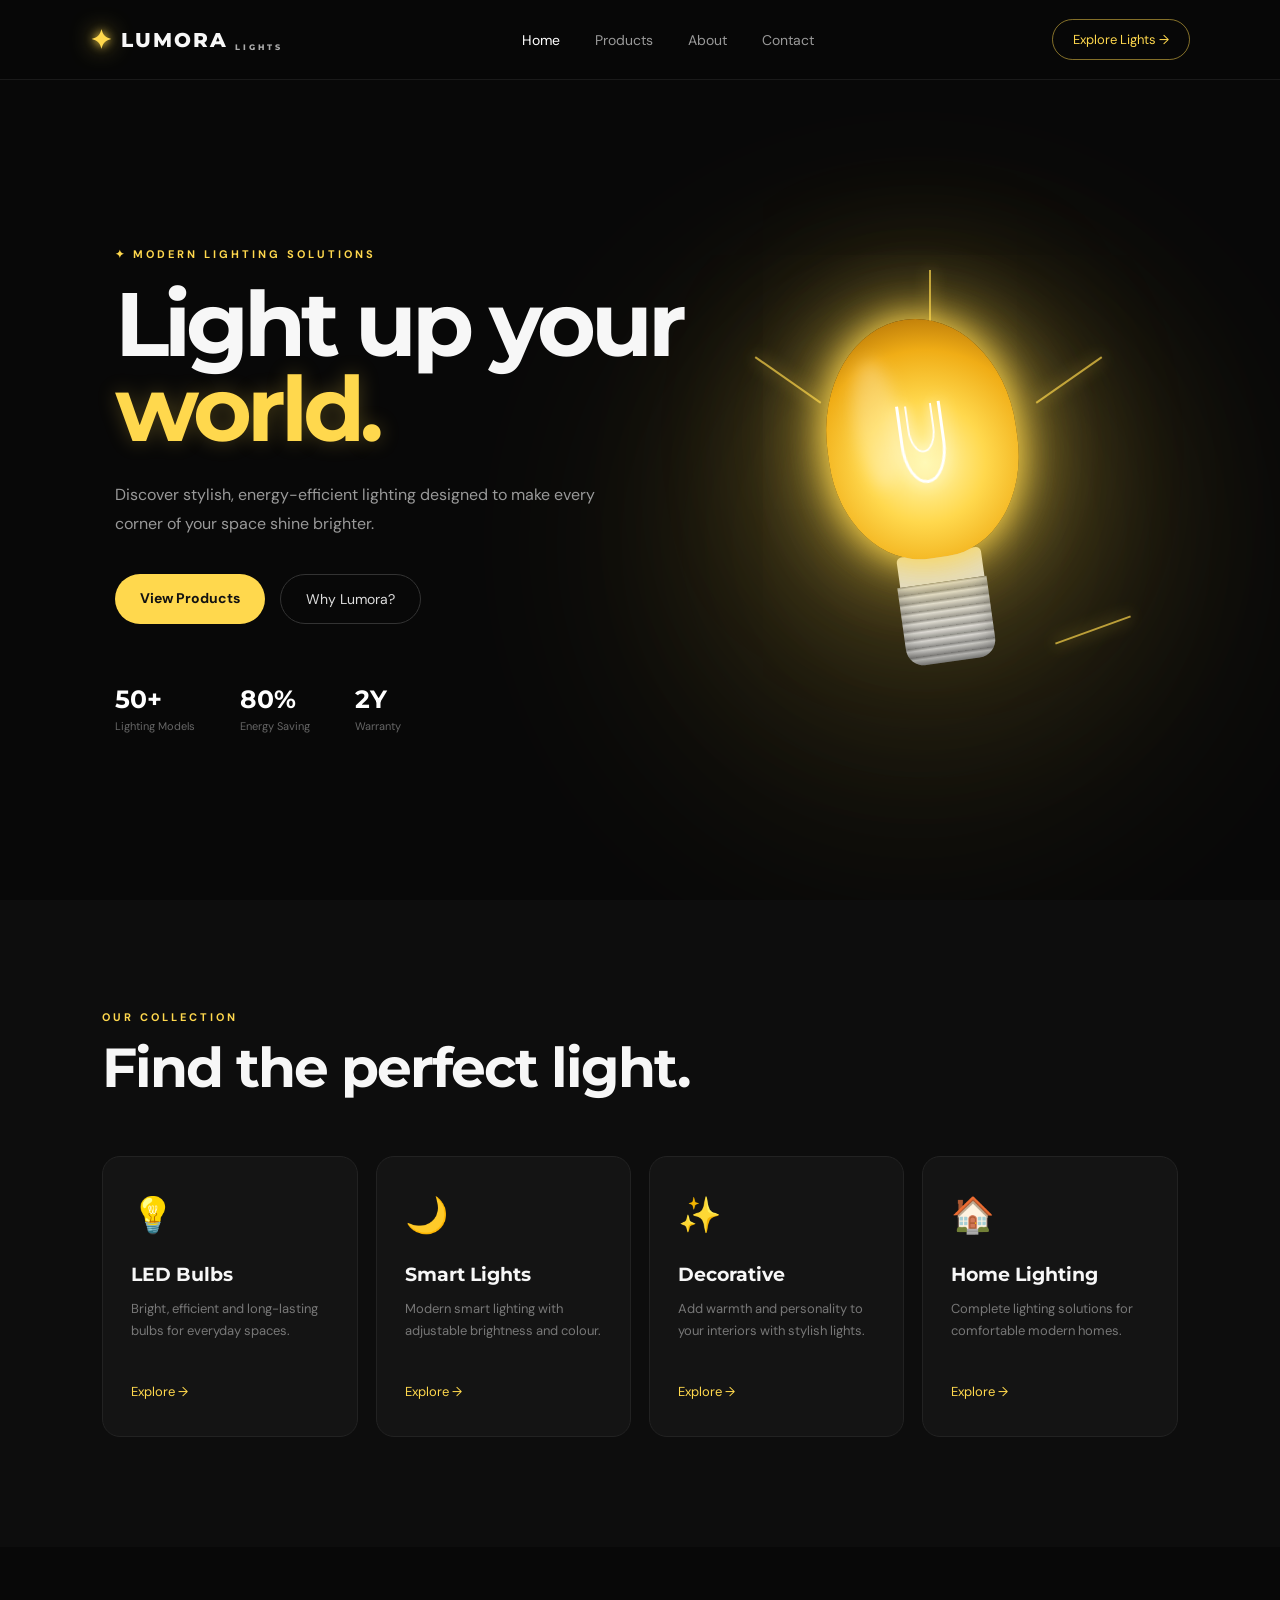
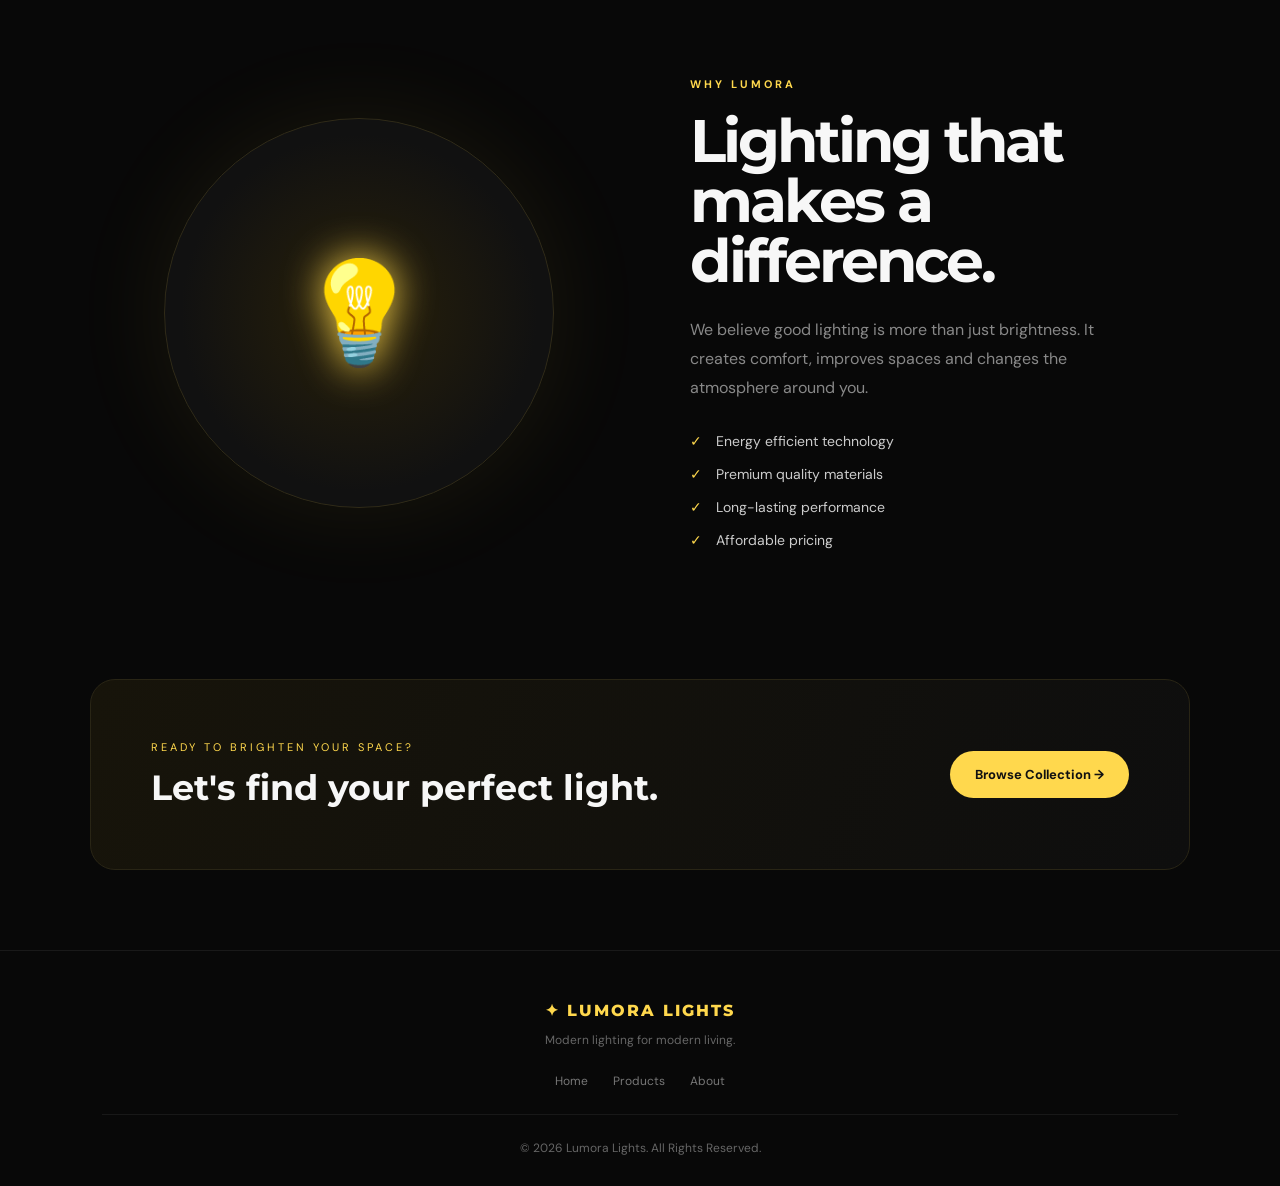
<file: index.html>
<!DOCTYPE html>
<html lang="en">
<head>
    <meta charset="UTF-8">
    <meta name="viewport" content="width=device-width, initial-scale=1.0">
    
    <meta name="google-site-verification"
    content="J6uc8lGas40LCAynG44NO1yd23t30QqTA_XBOQFt6ts" />

    <title>Lumora Lights | Brighten Your World</title>

    <link rel="stylesheet" href="style.css">

    <link rel="preconnect" href="https://fonts.googleapis.com">
    <link rel="preconnect" href="https://fonts.gstatic.com" crossorigin>
    <link href="https://fonts.googleapis.com/css2?family=DM+Sans:wght@400;500;600;700&family=Montserrat:wght@600;700;800&display=swap" rel="stylesheet">
</head>

<body>

<!-- NAVBAR -->

<header class="navbar">

    <div class="logo">
        <span class="logo-light">✦</span>
        LUMORA
        <small>LIGHTS</small>
    </div>

    <nav>
        <a href="index.html" class="active">Home</a>
        <a href="products.html">Products</a>
        <a href="#about">About</a>
        <a href="#contact">Contact</a>
    </nav>

    <a href="products.html" class="nav-btn">
        Explore Lights →
    </a>

</header>


<!-- HERO -->

<section class="hero">

    <div class="hero-content">

        <p class="eyebrow">
            ✦ MODERN LIGHTING SOLUTIONS
        </p>

        <h1>
            Light up your
            <span>world.</span>
        </h1>

        <p class="hero-text">
            Discover stylish, energy-efficient lighting designed
            to make every corner of your space shine brighter.
        </p>

        <div class="hero-buttons">

            <a href="products.html" class="primary-btn">
                View Products
            </a>

            <a href="#about" class="secondary-btn">
                Why Lumora?
            </a>

        </div>

        <div class="hero-stats">

            <div>
                <strong>50+</strong>
                <span>Lighting Models</span>
            </div>

            <div>
                <strong>80%</strong>
                <span>Energy Saving</span>
            </div>

            <div>
                <strong>2Y</strong>
                <span>Warranty</span>
            </div>

        </div>

    </div>


    <!-- BIG BULB -->

    <div class="hero-light">

        <div class="glow"></div>

        <div class="bulb">

            <div class="bulb-glass">

                <div class="filament"></div>
                <div class="filament"></div>

            </div>

            <div class="bulb-neck"></div>

            <div class="bulb-base">
                <span></span>
                <span></span>
                <span></span>
                <span></span>
            </div>

        </div>

        <div class="light-ray ray1"></div>
        <div class="light-ray ray2"></div>
        <div class="light-ray ray3"></div>
        <div class="light-ray ray4"></div>

    </div>

</section>


<!-- CATEGORIES -->

<section class="categories">

    <div class="section-heading">

        <p>OUR COLLECTION</p>

        <h2>Find the perfect light.</h2>

    </div>


    <div class="category-grid">

        <div class="category-card">

            <div class="category-icon">💡</div>

            <h3>LED Bulbs</h3>

            <p>
                Bright, efficient and long-lasting bulbs
                for everyday spaces.
            </p>

            <a href="products.html">Explore →</a>

        </div>


        <div class="category-card">

            <div class="category-icon">🌙</div>

            <h3>Smart Lights</h3>

            <p>
                Modern smart lighting with adjustable
                brightness and colour.
            </p>

            <a href="products.html">Explore →</a>

        </div>


        <div class="category-card">

            <div class="category-icon">✨</div>

            <h3>Decorative</h3>

            <p>
                Add warmth and personality to your
                interiors with stylish lights.
            </p>

            <a href="products.html">Explore →</a>

        </div>


        <div class="category-card">

            <div class="category-icon">🏠</div>

            <h3>Home Lighting</h3>

            <p>
                Complete lighting solutions for
                comfortable modern homes.
            </p>

            <a href="products.html">Explore →</a>

        </div>

    </div>

</section>


<!-- ABOUT -->

<section class="about" id="about">

    <div class="about-visual">

        <div class="about-circle">

            <div class="mini-bulb">
                💡
            </div>

        </div>

    </div>


    <div class="about-content">

        <p class="eyebrow">
            WHY LUMORA
        </p>

        <h2>
            Lighting that makes
            a difference.
        </h2>

        <p>
            We believe good lighting is more than just brightness.
            It creates comfort, improves spaces and changes the
            atmosphere around you.
        </p>

        <div class="feature-list">

            <div>
                <span>✓</span>
                Energy efficient technology
            </div>

            <div>
                <span>✓</span>
                Premium quality materials
            </div>

            <div>
                <span>✓</span>
                Long-lasting performance
            </div>

            <div>
                <span>✓</span>
                Affordable pricing
            </div>

        </div>

    </div>

</section>


<!-- CTA -->

<section class="cta" id="contact">

    <div>

        <p>READY TO BRIGHTEN YOUR SPACE?</p>

        <h2>
            Let's find your perfect light.
        </h2>

    </div>

    <a href="products.html">
        Browse Collection →
    </a>

</section>


<!-- FOOTER -->

<footer>

    <div class="footer-logo">
        ✦ LUMORA LIGHTS
    </div>

    <p>
        Modern lighting for modern living.
    </p>

    <div class="footer-links">
        <a href="index.html">Home</a>
        <a href="products.html">Products</a>
        <a href="#about">About</a>
    </div>

    <p class="copyright">
        © 2026 Lumora Lights. All Rights Reserved.
    </p>

</footer>


<script src="script.js"></script>

</body>
</html>
</file>
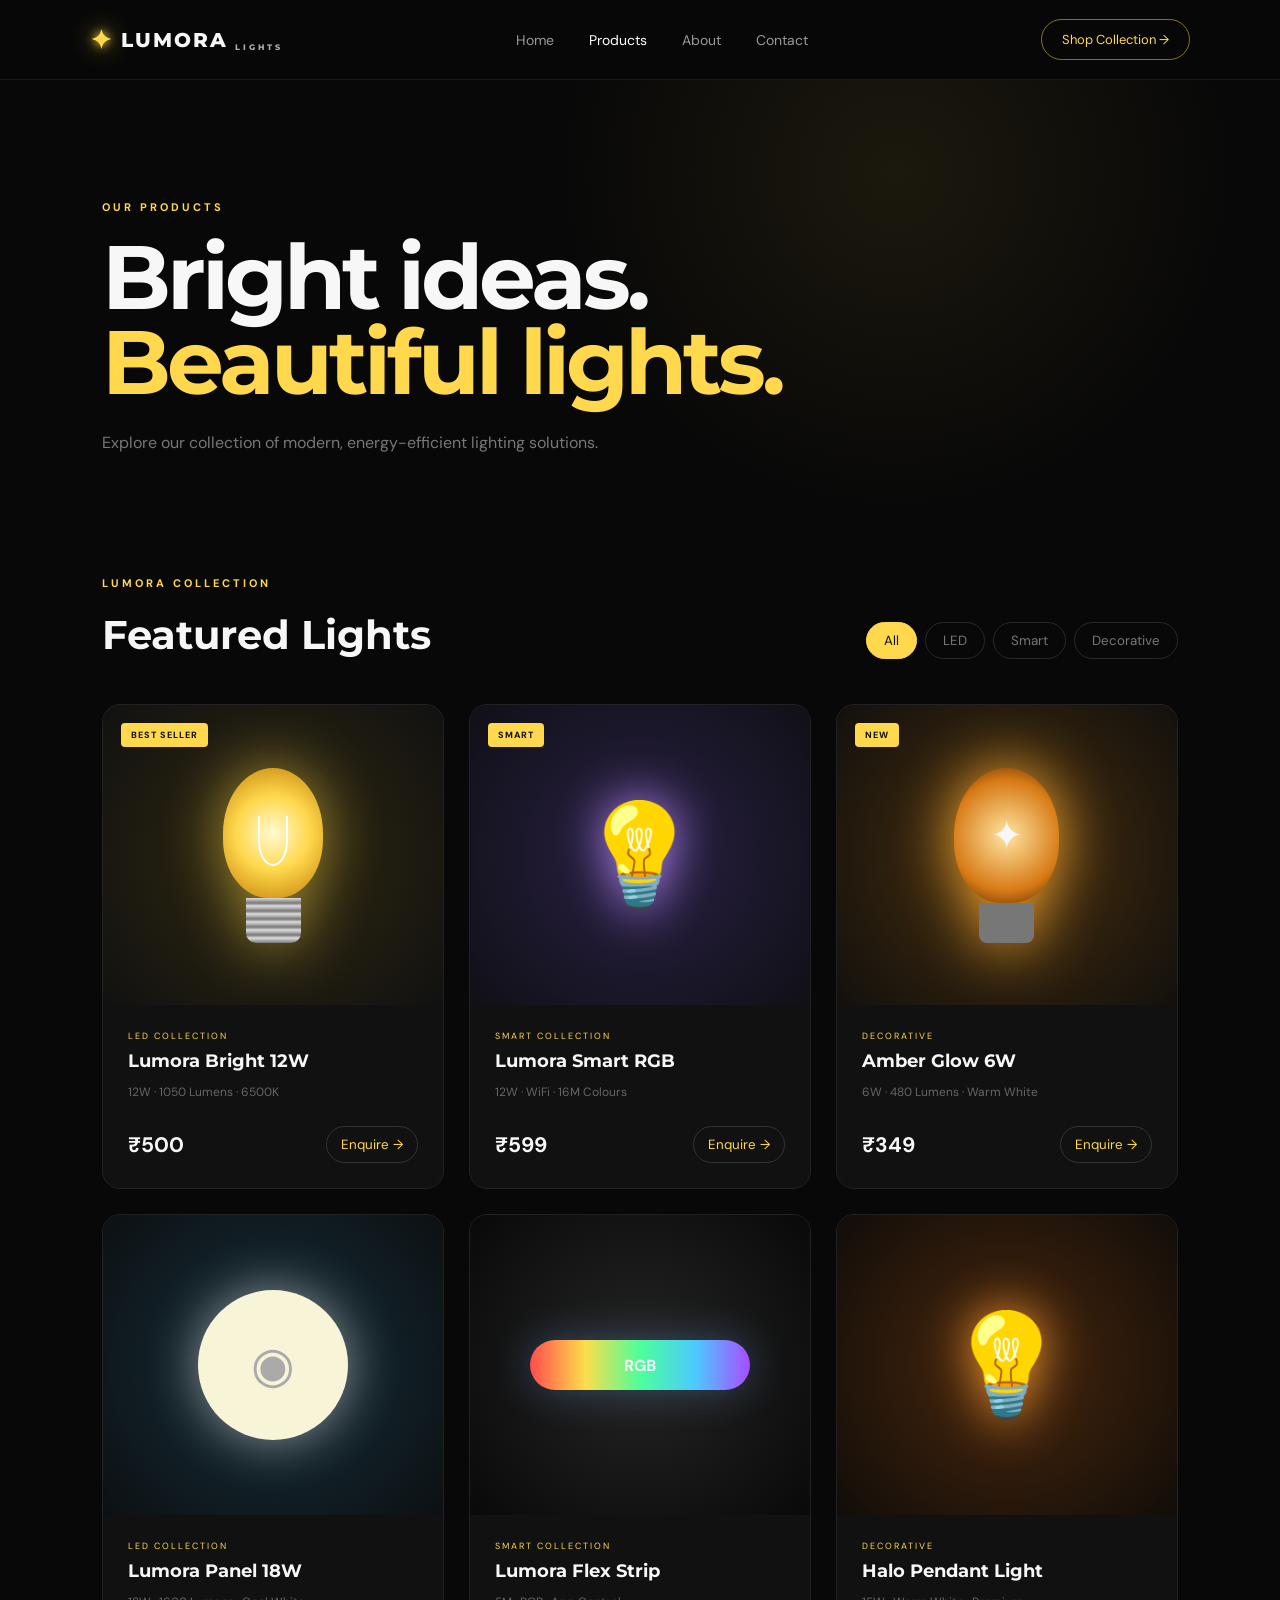
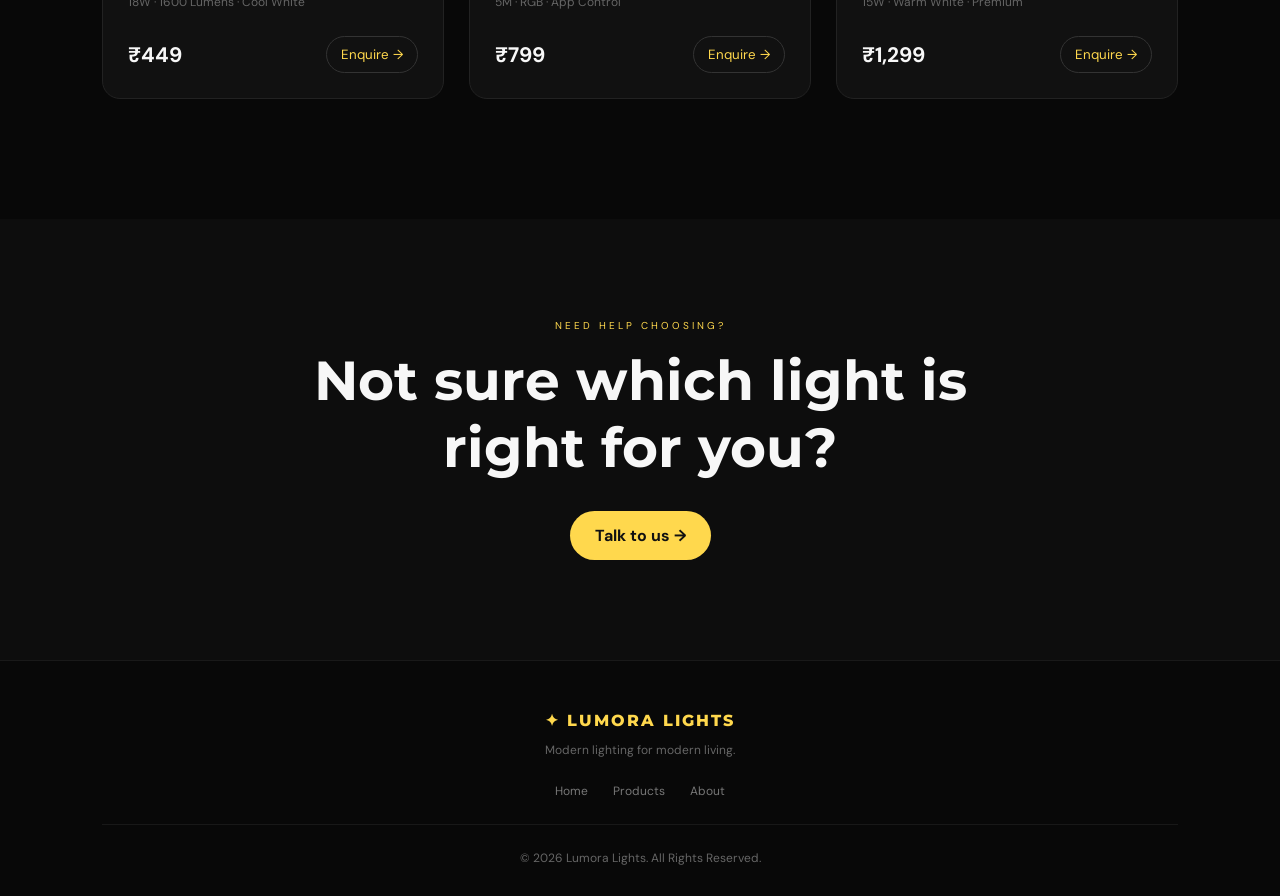
<file: products.html>
<!DOCTYPE html>
<html lang="en">

<head>

    <meta charset="UTF-8">

    <meta name="viewport" content="width=device-width, initial-scale=1.0">

    <title>Products | Lumora Lights</title>

    <link rel="stylesheet" href="style.css">

    <link rel="preconnect" href="https://fonts.googleapis.com">
    <link rel="preconnect" href="https://fonts.gstatic.com" crossorigin>

    <link href="https://fonts.googleapis.com/css2?family=DM+Sans:wght@400;500;600;700&family=Montserrat:wght@600;700;800&display=swap" rel="stylesheet">

</head>


<body>


<!-- NAVBAR -->

<header class="navbar">

    <div class="logo">
        <span class="logo-light">✦</span>
        LUMORA
        <small>LIGHTS</small>
    </div>

    <nav>

        <a href="index.html">
            Home
        </a>

        <a href="products.html" class="active">
            Products
        </a>

        <a href="index.html#about">
            About
        </a>

        <a href="index.html#contact">
            Contact
        </a>

    </nav>

    <a href="#products" class="nav-btn">
        Shop Collection →
    </a>

</header>



<!-- PRODUCT HERO -->

<section class="products-hero">

    <p class="eyebrow">
        OUR PRODUCTS
    </p>

    <h1>
        Bright ideas.<br>
        <span>Beautiful lights.</span>
    </h1>

    <p>
        Explore our collection of modern, energy-efficient
        lighting solutions.
    </p>

</section>



<!-- FILTER -->

<section class="product-section" id="products">

    <div class="product-top">

        <div>

            <p class="eyebrow">
                LUMORA COLLECTION
            </p>

            <h2>
                Featured Lights
            </h2>

        </div>


        <div class="filter-buttons">

            <button class="filter active" data-filter="all">
                All
            </button>

            <button class="filter" data-filter="led">
                LED
            </button>

            <button class="filter" data-filter="smart">
                Smart
            </button>

            <button class="filter" data-filter="decorative">
                Decorative
            </button>

        </div>

    </div>



    <!-- PRODUCTS -->

    <div class="product-grid">


        <!-- PRODUCT 1 -->

        <div class="product-card" data-category="led">

            <div class="product-image">

                <div class="product-bulb white-bulb">

                    <div class="small-glass">
                        <div class="small-filament"></div>
                    </div>

                    <div class="small-base"></div>

                </div>

                <span class="tag">
                    BEST SELLER
                </span>

            </div>

            <div class="product-info">

                <p>LED COLLECTION</p>

                <h3>
                    Lumora Bright 12W
                </h3>

                <span class="spec">
                    12W · 1050 Lumens · 6500K
                </span>

                <div class="price-row">

                    <strong>
                        ₹500
                    </strong>

                    <button onclick="orderProduct('Lumora Bright 12W')">
                        Enquire →
                    </button>

                </div>

            </div>

        </div>



        <!-- PRODUCT 2 -->

        <div class="product-card" data-category="smart">

            <div class="product-image purple-bg">

                <div class="smart-bulb">
                    💡
                </div>

                <span class="tag">
                    SMART
                </span>

            </div>

            <div class="product-info">

                <p>SMART COLLECTION</p>

                <h3>
                    Lumora Smart RGB
                </h3>

                <span class="spec">
                    12W · WiFi · 16M Colours
                </span>

                <div class="price-row">

                    <strong>
                        ₹599
                    </strong>

                    <button onclick="orderProduct('Lumora Smart RGB')">
                        Enquire →
                    </button>

                </div>

            </div>

        </div>



        <!-- PRODUCT 3 -->

        <div class="product-card" data-category="decorative">

            <div class="product-image warm-bg">

                <div class="vintage-bulb">

                    <div class="vintage-glass">
                        ✦
                    </div>

                    <div class="vintage-base"></div>

                </div>

                <span class="tag">
                    NEW
                </span>

            </div>

            <div class="product-info">

                <p>DECORATIVE</p>

                <h3>
                    Amber Glow 6W
                </h3>

                <span class="spec">
                    6W · 480 Lumens · Warm White
                </span>

                <div class="price-row">

                    <strong>
                        ₹349
                    </strong>

                    <button onclick="orderProduct('Amber Glow 6W')">
                        Enquire →
                    </button>

                </div>

            </div>

        </div>



        <!-- PRODUCT 4 -->

        <div class="product-card" data-category="led">

            <div class="product-image blue-bg">

                <div class="panel-light">
                    ◉
                </div>

            </div>

            <div class="product-info">

                <p>LED COLLECTION</p>

                <h3>
                    Lumora Panel 18W
                </h3>

                <span class="spec">
                    18W · 1600 Lumens · Cool White
                </span>

                <div class="price-row">

                    <strong>
                        ₹449
                    </strong>

                    <button onclick="orderProduct('Lumora Panel 18W')">
                        Enquire →
                    </button>

                </div>

            </div>

        </div>



        <!-- PRODUCT 5 -->

        <div class="product-card" data-category="smart">

            <div class="product-image dark-bg">

                <div class="smart-strip">
                    RGB
                </div>

            </div>

            <div class="product-info">

                <p>SMART COLLECTION</p>

                <h3>
                    Lumora Flex Strip
                </h3>

                <span class="spec">
                    5M · RGB · App Control
                </span>

                <div class="price-row">

                    <strong>
                        ₹799
                    </strong>

                    <button onclick="orderProduct('Lumora Flex Strip')">
                        Enquire →
                    </button>

                </div>

            </div>

        </div>



        <!-- PRODUCT 6 -->

        <div class="product-card" data-category="decorative">

            <div class="product-image orange-bg">

                <div class="hanging-light">
                    💡
                </div>

            </div>

            <div class="product-info">

                <p>DECORATIVE</p>

                <h3>
                    Halo Pendant Light
                </h3>

                <span class="spec">
                    15W · Warm White · Premium
                </span>

                <div class="price-row">

                    <strong>
                        ₹1,299
                    </strong>

                    <button onclick="orderProduct('Halo Pendant Light')">
                        Enquire →
                    </button>

                </div>

            </div>

        </div>


    </div>

</section>



<!-- BOTTOM CTA -->

<section class="product-cta">

    <p>
        NEED HELP CHOOSING?
    </p>

    <h2>
        Not sure which light is right for you?
    </h2>

    <a href="index.html#contact">
        Talk to us →
    </a>

</section>



<!-- FOOTER -->

<footer>

    <div class="footer-logo">
        ✦ LUMORA LIGHTS
    </div>

    <p>
        Modern lighting for modern living.
    </p>

    <div class="footer-links">

        <a href="index.html">
            Home
        </a>

        <a href="products.html">
            Products
        </a>

        <a href="index.html#about">
            About
        </a>

    </div>

    <p class="copyright">
        © 2026 Lumora Lights. All Rights Reserved.
    </p>

</footer>


<script src="script.js"></script>

</body>
</html>
</file>
<file: style.css>
/* =========================================
   LUMORA LIGHTS
   MAIN STYLESHEET
========================================= */

* {
    margin: 0;
    padding: 0;
    box-sizing: border-box;
}

html {
    scroll-behavior: smooth;
}

body {
    font-family: "DM Sans", sans-serif;
    background: #080808;
    color: #f7f7f7;
    overflow-x: hidden;
}

a {
    text-decoration: none;
    color: inherit;
}

button {
    font-family: inherit;
}


/* =========================================
   NAVBAR
========================================= */

.navbar {
    height: 80px;

    padding: 0 7%;

    display: flex;
    align-items: center;
    justify-content: space-between;

    border-bottom: 1px solid rgba(255,255,255,0.08);

    background: rgba(8,8,8,0.9);

    backdrop-filter: blur(15px);

    position: sticky;
    top: 0;

    z-index: 100;
}

.logo {
    font-family: "Montserrat", sans-serif;

    font-size: 20px;

    font-weight: 800;

    letter-spacing: 2px;

    display: flex;
    align-items: center;

    gap: 7px;
}

.logo-light {
    color: #ffd84d;

    font-size: 26px;

    text-shadow:
        0 0 10px #ffd84d,
        0 0 25px #ffd84d;
}

.logo small {
    font-size: 8px;

    letter-spacing: 3px;

    color: #aaa;

    align-self: flex-end;

    margin-bottom: 4px;
}

.navbar nav {
    display: flex;

    gap: 35px;
}

.navbar nav a {
    color: #999;

    font-size: 14px;

    transition: 0.3s;
}

.navbar nav a:hover,
.navbar nav a.active {
    color: #fff;
}

.nav-btn {
    padding: 11px 20px;

    border: 1px solid rgba(255,216,77,0.5);

    border-radius: 30px;

    color: #ffd84d;

    font-size: 13px;

    transition: 0.3s;
}

.nav-btn:hover {
    background: #ffd84d;

    color: #080808;

    transform: translateY(-2px);
}


/* =========================================
   HERO
========================================= */

.hero {
    min-height: calc(100vh - 80px);

    padding: 80px 9%;

    display: grid;

    grid-template-columns: 1.1fr 0.9fr;

    align-items: center;

    position: relative;

    overflow: hidden;
}

.hero::before {
    content: "";

    position: absolute;

    width: 600px;
    height: 600px;

    background: #ffd84d;

    opacity: 0.06;

    filter: blur(100px);

    border-radius: 50%;

    top: 20%;
    right: 5%;
}

.hero-content {
    position: relative;

    z-index: 2;

    animation: fadeUp 1s ease;
}

.eyebrow {
    color: #ffd84d;

    font-size: 11px;

    letter-spacing: 3px;

    font-weight: 700;

    margin-bottom: 20px;
}

.hero h1 {
    font-family: "Montserrat", sans-serif;

    font-size: clamp(55px, 7vw, 100px);

    line-height: 0.95;

    letter-spacing: -5px;

    max-width: 700px;
}

.hero h1 span {
    color: #ffd84d;

    text-shadow:
        0 0 20px rgba(255,216,77,0.25);
}

.hero-text {
    max-width: 520px;

    color: #999;

    line-height: 1.8;

    margin-top: 30px;

    font-size: 16px;
}

.hero-buttons {
    display: flex;

    gap: 15px;

    margin-top: 35px;
}

.primary-btn,
.secondary-btn {
    padding: 15px 25px;

    border-radius: 30px;

    font-size: 14px;

    transition: 0.3s;
}

.primary-btn {
    background: #ffd84d;

    color: #111;

    font-weight: 700;
}

.primary-btn:hover {
    transform: translateY(-4px);

    box-shadow:
        0 10px 30px rgba(255,216,77,0.25);
}

.secondary-btn {
    border: 1px solid #333;

    color: #ddd;
}

.secondary-btn:hover {
    border-color: #ffd84d;

    color: #ffd84d;
}

.hero-stats {
    display: flex;

    gap: 45px;

    margin-top: 60px;
}

.hero-stats div {
    display: flex;

    flex-direction: column;

    gap: 5px;
}

.hero-stats strong {
    font-family: "Montserrat";

    font-size: 25px;

    color: #fff;
}

.hero-stats span {
    font-size: 11px;

    color: #666;
}


/* =========================================
   HERO BULB
========================================= */

.hero-light {
    height: 500px;

    position: relative;

    display: flex;

    justify-content: center;

    align-items: center;
}

.glow {
    position: absolute;

    width: 320px;
    height: 320px;

    border-radius: 50%;

    background: #ffd84d;

    filter: blur(100px);

    opacity: 0.25;

    animation: pulse 3s infinite;
}

.bulb {
    position: relative;

    z-index: 2;

    display: flex;

    flex-direction: column;

    align-items: center;

    transform: rotate(-8deg);

    animation: float 4s ease-in-out infinite;
}

.bulb-glass {
    width: 190px;
    height: 240px;

    border-radius: 50% 50% 45% 45%;

    background:
        radial-gradient(
            circle at 50% 60%,
            #fff9b5,
            #ffd84d 35%,
            #f0ad16 65%,
            #9a5b00
        );

    box-shadow:
        0 0 35px #ffd84d,
        0 0 80px rgba(255,216,77,0.7),
        0 0 160px rgba(255,216,77,0.35);

    position: relative;
}

.bulb-glass::after {
    content: "";

    position: absolute;

    width: 45px;
    height: 130px;

    border-radius: 50%;

    background: rgba(255,255,255,0.25);

    left: 30px;
    top: 35px;

    filter: blur(8px);
}

.filament {
    position: absolute;

    width: 45px;
    height: 80px;

    border: 3px solid #fff;

    border-top: 0;

    border-radius: 0 0 50% 50%;

    left: 73px;
    top: 85px;

    filter: drop-shadow(0 0 8px white);
}

.filament:nth-child(2) {
    transform: scale(0.6);

    top: 70px;
}

.bulb-neck {
    width: 85px;
    height: 30px;

    background: #ddd;

    margin-top: -5px;

    border-radius: 5px 5px 0 0;
}

.bulb-base {
    width: 90px;

    height: 80px;

    background:
        repeating-linear-gradient(
            0deg,
            #999 0px,
            #ddd 6px,
            #888 9px
        );

    border-radius: 0 0 18px 18px;

    box-shadow: inset 0 -10px 20px rgba(0,0,0,0.3);
}


/* light rays */

.light-ray {
    position: absolute;

    width: 2px;

    height: 80px;

    background: #ffd84d;

    box-shadow: 0 0 15px #ffd84d;

    opacity: 0.7;
}

.ray1 {
    top: 30px;
    left: 50%;
    transform: rotate(0deg);
}

.ray2 {
    top: 100px;
    left: 20%;
    transform: rotate(-55deg);
}

.ray3 {
    top: 100px;
    right: 20%;
    transform: rotate(55deg);
}

.ray4 {
    bottom: 70px;
    right: 15%;
    transform: rotate(70deg);
}


/* =========================================
   CATEGORIES
========================================= */

.categories {
    padding: 110px 8%;

    background: #0d0d0d;
}

.section-heading {
    margin-bottom: 55px;
}

.section-heading p {
    color: #ffd84d;

    letter-spacing: 3px;

    font-size: 11px;

    font-weight: 700;
}

.section-heading h2 {
    font-family: "Montserrat";

    font-size: clamp(35px, 5vw, 55px);

    margin-top: 10px;

    letter-spacing: -2px;
}

.category-grid {
    display: grid;

    grid-template-columns: repeat(4, 1fr);

    gap: 18px;
}

.category-card {
    padding: 35px 28px;

    background: #141414;

    border: 1px solid #222;

    border-radius: 18px;

    transition: 0.4s;

    position: relative;

    overflow: hidden;
}

.category-card:hover {
    transform: translateY(-8px);

    border-color: rgba(255,216,77,0.4);
}

.category-icon {
    font-size: 35px;

    margin-bottom: 25px;
}

.category-card h3 {
    font-family: "Montserrat";

    margin-bottom: 12px;
}

.category-card p {
    color: #777;

    font-size: 13px;

    line-height: 1.7;

    min-height: 65px;
}

.category-card a {
    display: inline-block;

    color: #ffd84d;

    font-size: 13px;

    margin-top: 20px;
}


/* =========================================
   ABOUT
========================================= */

.about {
    padding: 130px 10%;

    display: grid;

    grid-template-columns: 1fr 1fr;

    align-items: center;

    gap: 100px;
}

.about-visual {
    display: flex;

    justify-content: center;
}

.about-circle {
    width: 390px;
    height: 390px;

    border-radius: 50%;

    background:
        radial-gradient(
            circle,
            #29210a,
            #111 65%
        );

    border: 1px solid #302b18;

    display: flex;

    justify-content: center;

    align-items: center;

    box-shadow:
        0 0 100px rgba(255,216,77,0.08);
}

.mini-bulb {
    font-size: 100px;

    filter:
        drop-shadow(0 0 20px #ffd84d);

    animation: float 4s infinite;
}

.about-content h2 {
    font-family: "Montserrat";

    font-size: clamp(38px, 5vw, 60px);

    line-height: 1;

    letter-spacing: -3px;

    margin-bottom: 25px;
}

.about-content > p:not(.eyebrow) {
    color: #888;

    line-height: 1.8;

    max-width: 500px;
}

.feature-list {
    margin-top: 30px;

    display: grid;

    gap: 15px;
}

.feature-list div {
    color: #ccc;

    font-size: 14px;
}

.feature-list span {
    color: #ffd84d;

    margin-right: 10px;
}


/* =========================================
   CTA
========================================= */

.cta {
    margin: 0 7% 80px;

    padding: 60px;

    border-radius: 25px;

    background:
        linear-gradient(
            110deg,
            #17140a,
            #0e0e0e
        );

    border: 1px solid #292515;

    display: flex;

    align-items: center;

    justify-content: space-between;
}

.cta p {
    color: #ffd84d;

    font-size: 11px;

    letter-spacing: 3px;

    margin-bottom: 12px;
}

.cta h2 {
    font-family: "Montserrat";

    font-size: 35px;
}

.cta > a {
    padding: 15px 25px;

    background: #ffd84d;

    color: #111;

    border-radius: 30px;

    font-weight: 700;

    font-size: 13px;
}


/* =========================================
   PRODUCTS PAGE
========================================= */

.products-hero {
    padding: 120px 8% 90px;

    background:
        radial-gradient(
            circle at 70% 20%,
            rgba(255,216,77,0.08),
            transparent 35%
        );
}

.products-hero h1 {
    font-family: "Montserrat";

    font-size: clamp(50px, 7vw, 90px);

    line-height: 0.95;

    letter-spacing: -4px;
}

.products-hero h1 span {
    color: #ffd84d;
}

.products-hero > p:last-child {
    color: #777;

    margin-top: 25px;

    max-width: 500px;

    line-height: 1.7;
}

.product-section {
    padding: 30px 8% 120px;
}

.product-top {
    display: flex;

    align-items: end;

    justify-content: space-between;

    margin-bottom: 45px;
}

.product-top h2 {
    font-family: "Montserrat";

    font-size: 40px;
}

.filter-buttons {
    display: flex;

    gap: 8px;
}

.filter {
    border: 1px solid #292929;

    background: transparent;

    color: #777;

    padding: 9px 17px;

    border-radius: 20px;

    cursor: pointer;

    transition: 0.3s;
}

.filter:hover,
.filter.active {
    background: #ffd84d;

    color: #111;

    border-color: #ffd84d;
}


/* =========================================
   PRODUCT CARDS
========================================= */

.product-grid {
    display: grid;

    grid-template-columns: repeat(3, 1fr);

    gap: 25px;
}

.product-card {
    background: #111;

    border: 1px solid #222;

    border-radius: 18px;

    overflow: hidden;

    transition: 0.4s;
}

.product-card:hover {
    transform: translateY(-7px);

    border-color: #3b351c;
}

.product-image {
    height: 300px;

    background:
        radial-gradient(
            circle at center,
            #30290f,
            #111
        );

    position: relative;

    display: flex;

    justify-content: center;

    align-items: center;

    overflow: hidden;
}

.purple-bg {
    background:
        radial-gradient(
            circle,
            #292044,
            #101016
        );
}

.warm-bg {
    background:
        radial-gradient(
            circle,
            #49300e,
            #12100d
        );
}

.blue-bg {
    background:
        radial-gradient(
            circle,
            #172f3b,
            #0c1012
        );
}

.dark-bg {
    background:
        radial-gradient(
            circle,
            #252525,
            #090909
        );
}

.orange-bg {
    background:
        radial-gradient(
            circle,
            #49270d,
            #110d09
        );
}

.tag {
    position: absolute;

    top: 18px;
    left: 18px;

    padding: 6px 10px;

    background: #ffd84d;

    color: #111;

    border-radius: 4px;

    font-size: 9px;

    font-weight: 800;

    letter-spacing: 1px;
}


/* product bulbs */

.product-bulb {
    display: flex;

    flex-direction: column;

    align-items: center;

    filter: drop-shadow(0 0 30px rgba(255,216,77,0.6));
}

.small-glass {
    width: 100px;
    height: 130px;

    border-radius: 50% 50% 45% 45%;

    background:
        radial-gradient(
            circle,
            #fffbd2,
            #ffd84d 45%,
            #bf7c05
        );

    position: relative;
}

.small-filament {
    width: 30px;
    height: 50px;

    border: 2px solid #fff;

    border-top: 0;

    border-radius: 0 0 50% 50%;

    position: absolute;

    top: 48px;
    left: 35px;
}

.small-base {
    width: 55px;
    height: 45px;

    background:
        repeating-linear-gradient(
            0deg,
            #777,
            #ddd 5px,
            #777 8px
        );

    border-radius: 0 0 10px 10px;
}

.smart-bulb {
    font-size: 100px;

    filter:
        drop-shadow(0 0 25px #b98cff);

    animation: float 4s infinite;
}

.vintage-bulb {
    display: flex;

    flex-direction: column;

    align-items: center;

    filter:
        drop-shadow(0 0 30px #ffad32);
}

.vintage-glass {
    width: 105px;
    height: 135px;

    border-radius: 50% 50% 45% 45%;

    background:
        radial-gradient(
            circle,
            #ffe5a2,
            #d77a15 65%,
            #512600
        );

    display: flex;

    align-items: center;

    justify-content: center;

    font-size: 40px;
}

.vintage-base {
    width: 55px;
    height: 40px;

    background: #777;

    border-radius: 0 0 8px 8px;
}

.panel-light {
    width: 150px;
    height: 150px;

    border-radius: 50%;

    background: #f7f4d8;

    color: #aaa;

    display: flex;

    align-items: center;

    justify-content: center;

    font-size: 50px;

    box-shadow:
        0 0 50px rgba(255,255,255,0.5);
}

.smart-strip {
    width: 220px;
    height: 50px;

    border-radius: 50px;

    background:
        linear-gradient(
            90deg,
            #ff4c4c,
            #ffdc4c,
            #4cff9b,
            #4ccaff,
            #a94cff
        );

    display: flex;

    justify-content: center;

    align-items: center;

    font-weight: 800;

    box-shadow:
        0 0 40px rgba(120,180,255,0.3);
}

.hanging-light {
    font-size: 100px;

    filter:
        drop-shadow(0 0 25px #ff9d30);

    animation: float 4s infinite;
}


/* product info */

.product-info {
    padding: 25px;
}

.product-info > p {
    color: #ffd84d;

    font-size: 9px;

    letter-spacing: 2px;

    margin-bottom: 8px;
}

.product-info h3 {
    font-family: "Montserrat";

    font-size: 18px;

    margin-bottom: 8px;
}

.spec {
    color: #666;

    font-size: 12px;
}

.price-row {
    display: flex;

    justify-content: space-between;

    align-items: center;

    margin-top: 25px;
}

.price-row strong {
    font-size: 21px;
}

.price-row button {
    border: 1px solid #333;

    background: transparent;

    color: #ffd84d;

    padding: 9px 14px;

    border-radius: 20px;

    cursor: pointer;

    transition: 0.3s;
}

.price-row button:hover {
    background: #ffd84d;

    color: #111;

    border-color: #ffd84d;
}


/* =========================================
   PRODUCT CTA
========================================= */

.product-cta {
    text-align: center;

    padding: 100px 20px;

    background: #0d0d0d;
}

.product-cta p {
    color: #ffd84d;

    font-size: 10px;

    letter-spacing: 3px;
}

.product-cta h2 {
    font-family: "Montserrat";

    font-size: clamp(35px, 5vw, 55px);

    margin: 15px auto 30px;

    max-width: 700px;
}

.product-cta a {
    display: inline-block;

    padding: 14px 25px;

    background: #ffd84d;

    color: #111;

    border-radius: 30px;

    font-weight: 700;
}


/* =========================================
   FOOTER
========================================= */

footer {
    padding: 50px 8% 30px;

    border-top: 1px solid #191919;

    text-align: center;
}

.footer-logo {
    font-family: "Montserrat";

    font-weight: 800;

    letter-spacing: 2px;

    color: #ffd84d;
}

footer > p {
    color: #666;

    font-size: 12px;

    margin-top: 12px;
}

.footer-links {
    display: flex;

    justify-content: center;

    gap: 25px;

    margin: 25px 0;
}

.footer-links a {
    color: #777;

    font-size: 12px;
}

.footer-links a:hover {
    color: #ffd84d;
}

.copyright {
    border-top: 1px solid #181818;

    padding-top: 25px;
}


/* =========================================
   ANIMATIONS
========================================= */

@keyframes float {

    0%, 100% {
        transform: translateY(0) rotate(-8deg);
    }

    50% {
        transform: translateY(-15px) rotate(-8deg);
    }

}

@keyframes pulse {

    0%, 100% {
        transform: scale(1);

        opacity: 0.2;
    }

    50% {
        transform: scale(1.15);

        opacity: 0.35;
    }

}

@keyframes fadeUp {

    from {
        opacity: 0;

        transform: translateY(30px);
    }

    to {
        opacity: 1;

        transform: translateY(0);
    }

}


/* =========================================
   RESPONSIVE
========================================= */

@media (max-width: 1000px) {

    .navbar nav {
        display: none;
    }

    .hero {
        grid-template-columns: 1fr;

        text-align: center;
    }

    .hero-content {
        display: flex;

        flex-direction: column;

        align-items: center;
    }

    .hero-light {
        height: 400px;
    }

    .category-grid {
        grid-template-columns: repeat(2, 1fr);
    }

    .about {
        grid-template-columns: 1fr;

        text-align: center;
    }

    .about-content {
        display: flex;

        flex-direction: column;

        align-items: center;
    }

    .product-grid {
        grid-template-columns: repeat(2, 1fr);
    }

}


@media (max-width: 650px) {

    .navbar {
        padding: 0 5%;
    }

    .nav-btn {
        display: none;
    }

    .hero {
        padding: 60px 6%;
    }

    .hero h1 {
        font-size: 55px;

        letter-spacing: -3px;
    }

    .hero-stats {
        gap: 20px;
    }

    .category-grid {
        grid-template-columns: 1fr;
    }

    .about {
        padding: 80px 6%;

        gap: 50px;
    }

    .about-circle {
        width: 280px;
        height: 280px;
    }

    .cta {
        margin: 0 5% 50px;

        padding: 35px;

        flex-direction: column;

        align-items: flex-start;

        gap: 25px;
    }

    .product-top {
        flex-direction: column;

        align-items: flex-start;

        gap: 25px;
    }

    .filter-buttons {
        flex-wrap: wrap;
    }

    .product-grid {
        grid-template-columns: 1fr;
    }

    .products-hero {
        padding: 80px 6%;
    }

    .product-section {
        padding: 30px 6% 80px;
    }

}
</file>
